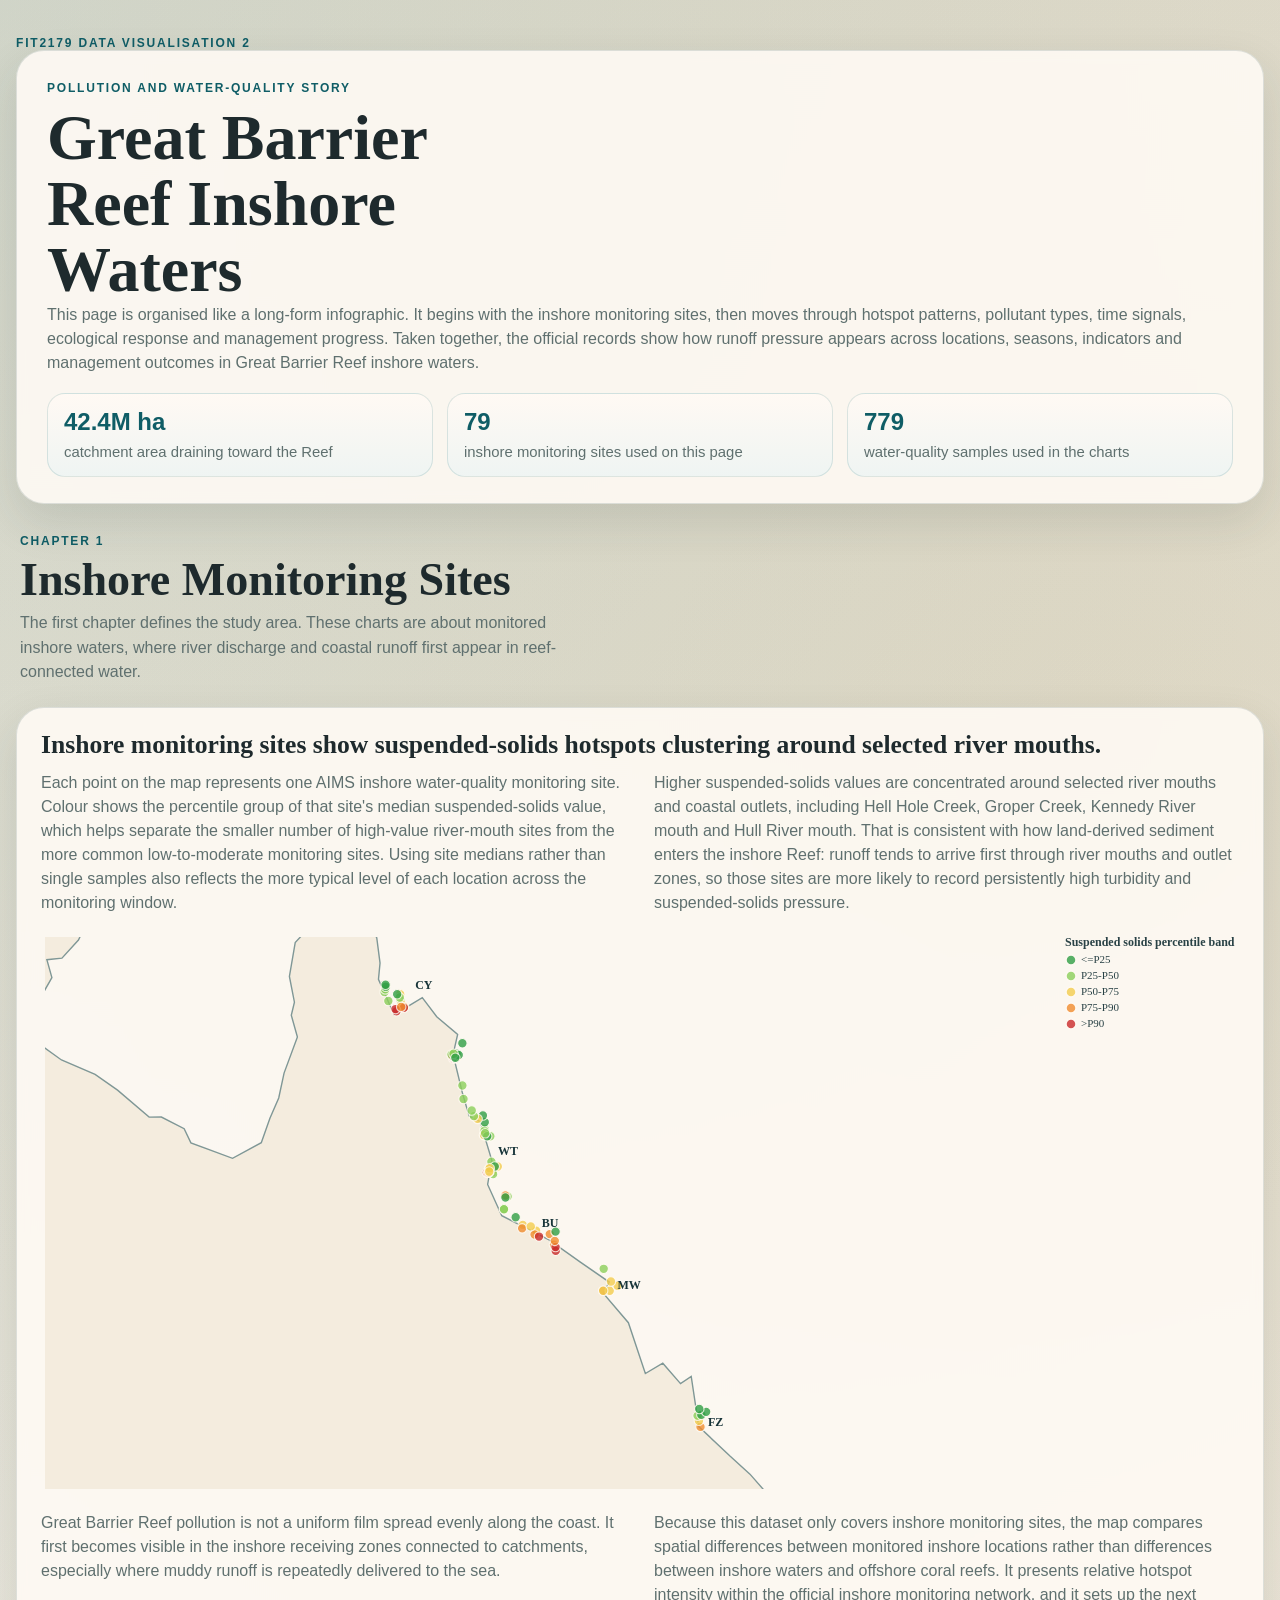
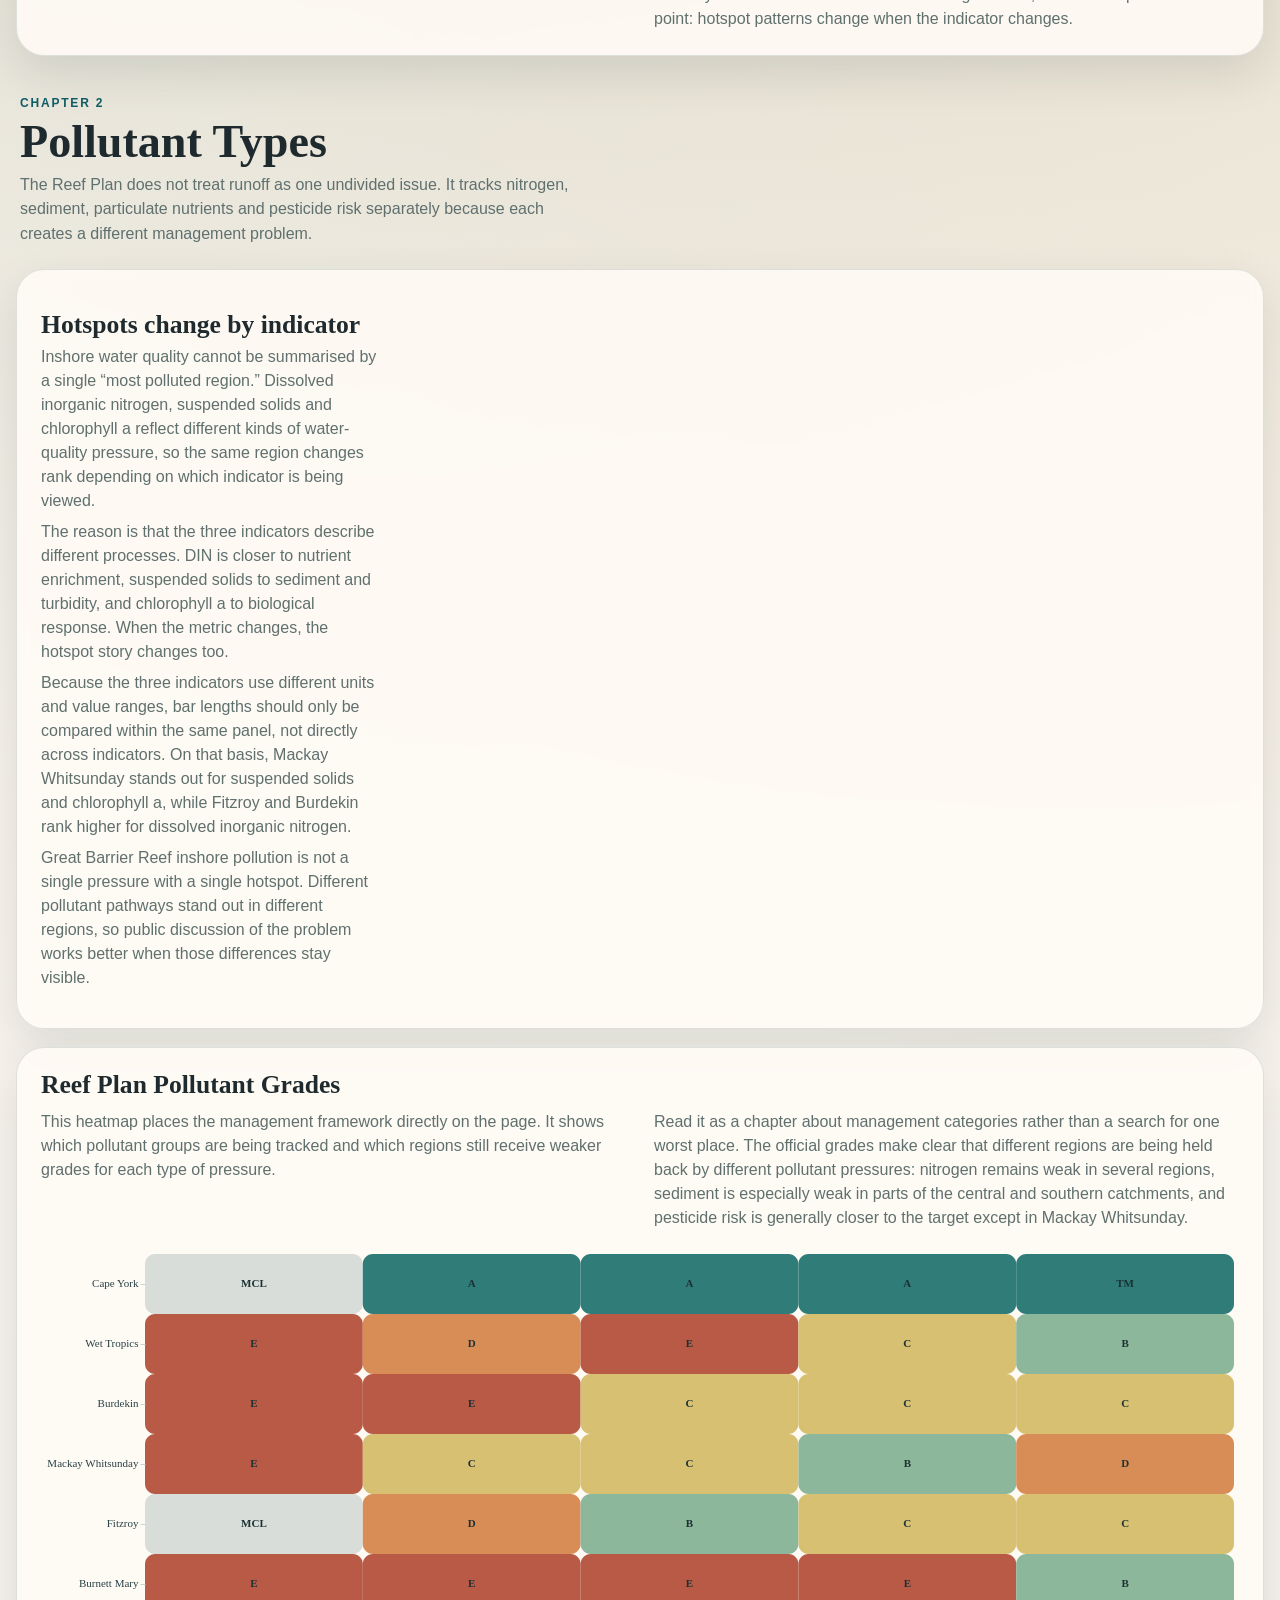
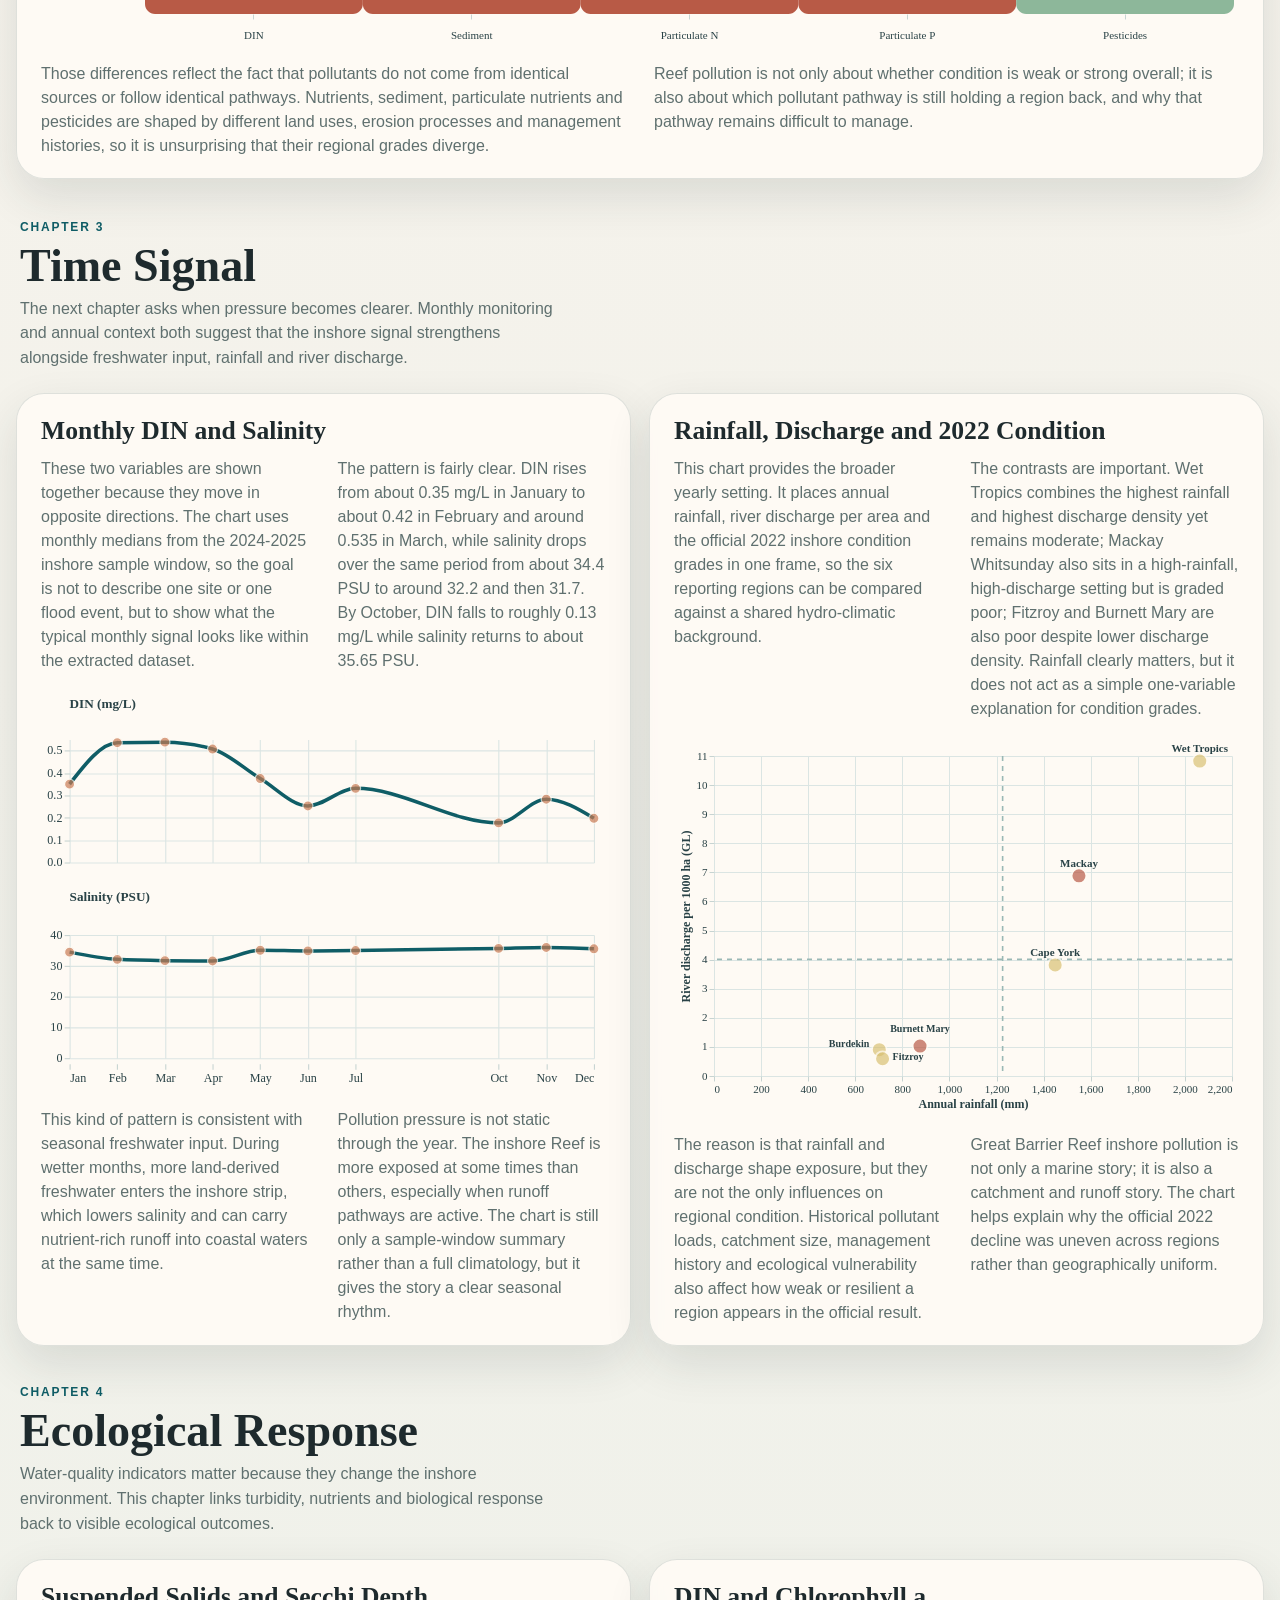
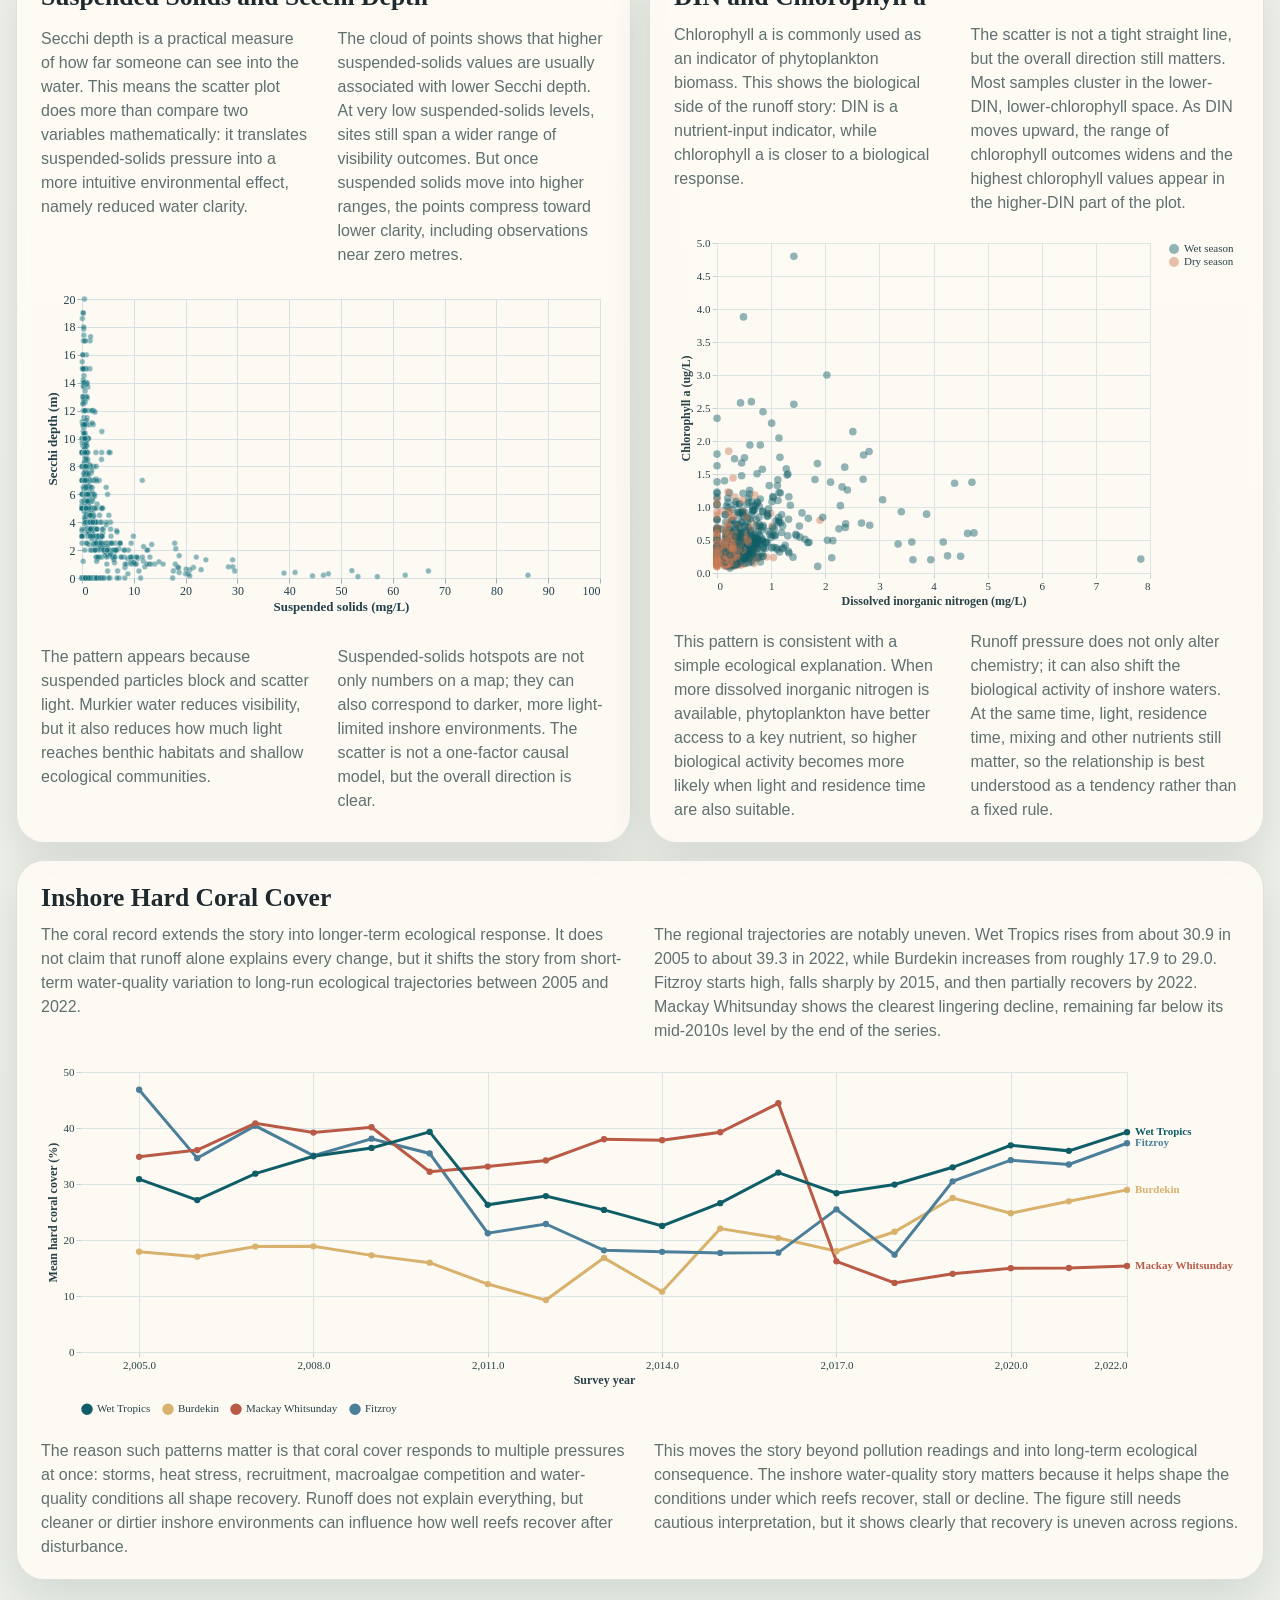
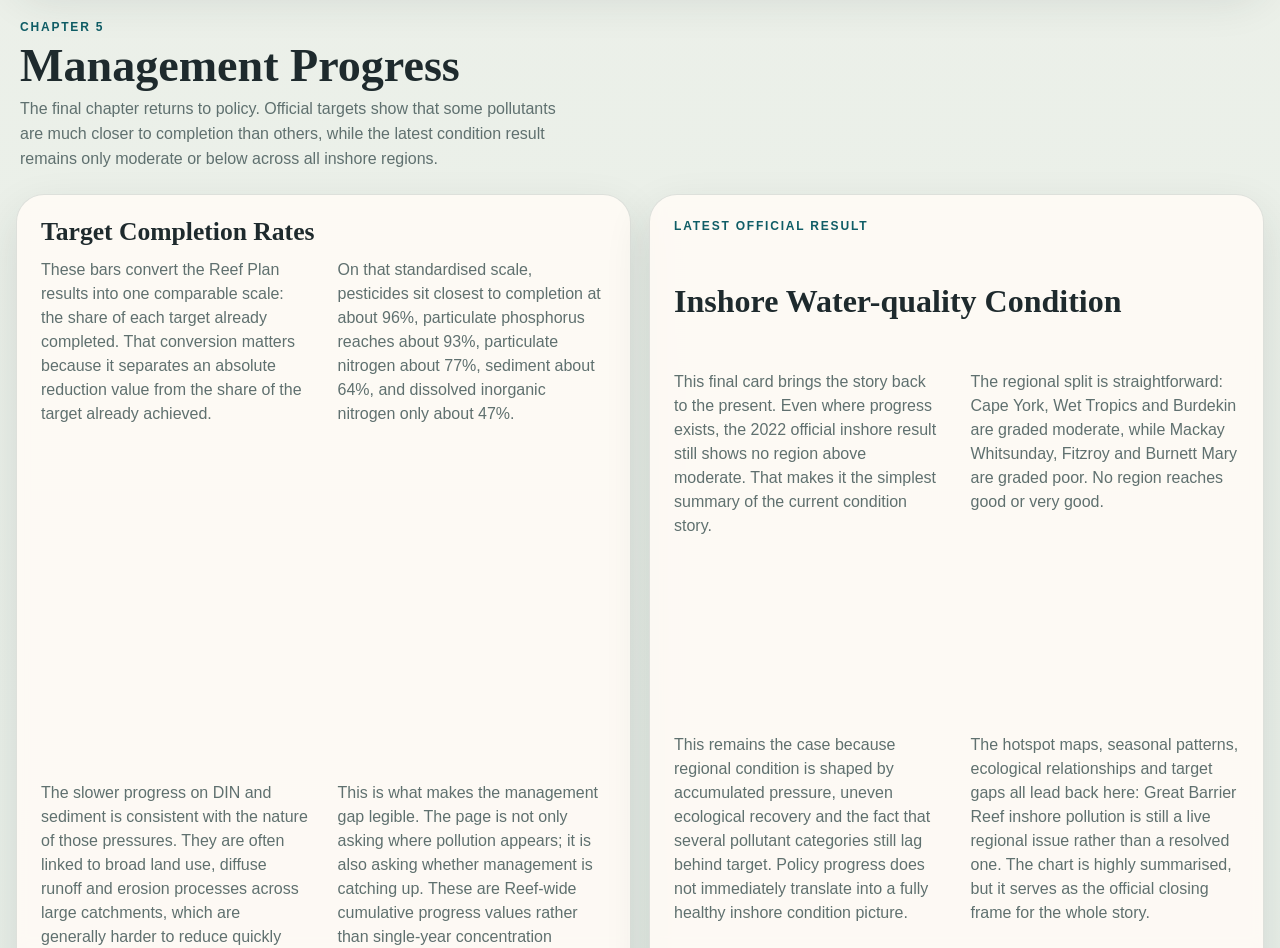
<file: index.html>
﻿<!DOCTYPE html>
<html lang="en">
  <head>
    <meta charset="UTF-8" />
    <meta name="viewport" content="width=device-width, initial-scale=1.0" />
    <title>Great Barrier Reef Inshore Pollution and Water-quality Change</title>
    <meta
      name="description"
      content="A chapter-based story about pollution pressure in Great Barrier Reef inshore waters, using official AIMS monitoring and Reef Plan reporting."
    />
    <link rel="stylesheet" href="./styles.css?v=20260601a" />
  </head>
  <body>
    <div class="page-shell">
      <header class="masthead">
        <p class="eyebrow">FIT2179 Data Visualisation 2</p>
        <div class="masthead-grid">
          <div class="masthead-copy">
            <p class="kicker">Pollution and Water-quality Story</p>
            <h1>Great Barrier Reef Inshore Waters</h1>
            <p class="lede">
              This page is organised like a long-form infographic. It begins with the inshore
              monitoring sites, then moves through hotspot patterns, pollutant types, time
              signals, ecological response and management progress. Taken together, the official
              records show how runoff pressure appears across locations, seasons, indicators and
              management outcomes in Great Barrier Reef inshore waters.
            </p>
            <div class="stat-strip">
              <div class="stat-card">
                <strong>42.4M ha</strong>
                <span>catchment area draining toward the Reef</span>
              </div>
              <div class="stat-card">
                <strong>79</strong>
                <span>inshore monitoring sites used on this page</span>
              </div>
              <div class="stat-card">
                <strong>779</strong>
                <span>water-quality samples used in the charts</span>
              </div>
            </div>
          </div>
        </div>
      </header>

      <main class="story">
        <section class="story-section">
          <div class="section-heading">
            <span>Chapter 1</span>
            <h2>Inshore Monitoring Sites</h2>
            <p>
              The first chapter defines the study area. These charts are about monitored inshore
              waters, where river discharge and coastal runoff first appear in reef-connected
              water.
            </p>
          </div>

          <article class="panel panel--wide panel--chart-sandwich">
            <div class="panel-copy panel-copy--top">
              <h3>Inshore monitoring sites show suspended-solids hotspots clustering around selected river mouths.</h3>
              <p>
                Each point on the map represents one AIMS inshore water-quality monitoring site.
                Colour shows the percentile group of that site's median suspended-solids value,
                which helps separate the smaller number of high-value river-mouth sites from the
                more common low-to-moderate monitoring sites. Using site medians rather than
                single samples also reflects the more typical level of each location across the
                monitoring window.
              </p>
              <p>
                Higher suspended-solids values are concentrated around selected river mouths and
                coastal outlets, including Hell Hole Creek, Groper Creek, Kennedy River mouth and
                Hull River mouth. That is consistent with how land-derived sediment enters the
                inshore Reef: runoff tends to arrive first through river mouths and outlet zones,
                so those sites are more likely to record persistently high turbidity and
                suspended-solids pressure.
              </p>
            </div>
            <div class="vega-slot vega-slot--map" data-chart="02_hotspots_map"></div>
            <div class="panel-copy panel-copy--bottom">
              <p>
                Great Barrier Reef pollution is not a uniform film spread evenly along the coast.
                It first becomes visible in the
                inshore receiving zones connected to catchments, especially where muddy runoff is
                repeatedly delivered to the sea.
              </p>
              <p>
                Because this dataset only covers inshore monitoring sites, the map compares
                spatial differences between monitored inshore locations rather than differences
                between inshore waters and offshore coral reefs. It presents relative hotspot
                intensity within the official inshore monitoring network, and it sets up the next
                point: hotspot patterns change when the indicator changes.
              </p>
            </div>
          </article>

        </section>

        <section class="story-section">
          <div class="section-heading">
            <span>Chapter 2</span>
            <h2>Pollutant Types</h2>
            <p>
              The Reef Plan does not treat runoff as one undivided issue. It tracks nitrogen,
              sediment, particulate nutrients and pesticide risk separately because each creates a
              different management problem.
            </p>
          </div>

          <article class="panel panel--split panel--split-wide panel--indicator-story">
            <div class="panel-copy">
              <h3>Hotspots change by indicator</h3>
              <p>
                Inshore water quality cannot be summarised by a single “most polluted region.”
                Dissolved inorganic nitrogen, suspended solids and chlorophyll a reflect different
                kinds of water-quality pressure, so the same region changes rank depending on which
                indicator is being viewed.
              </p>
              <p>
                The reason is that the three indicators describe different processes. DIN is closer
                to nutrient enrichment, suspended solids to sediment and turbidity, and chlorophyll
                a to biological response. When the metric changes, the hotspot story changes too.
              </p>
              <p>
                Because the three indicators use different units and value ranges, bar lengths
                should only be compared within the same panel, not directly across indicators. On
                that basis, Mackay Whitsunday stands out for suspended solids and chlorophyll a,
                while Fitzroy and Burdekin rank higher for dissolved inorganic nitrogen.
              </p>
              <p>
                Great Barrier Reef inshore pollution is not a single pressure with a single
                hotspot. Different pollutant pathways stand out in different regions, so public
                discussion of the problem works better when those differences stay visible.
              </p>
            </div>
            <div class="vega-slot" data-chart="03_region_pollution_profiles"></div>
          </article>

          <article class="panel panel--chart-sandwich">
            <div class="panel-copy panel-copy--top">
              <h3>Reef Plan Pollutant Grades</h3>
              <p>
                This heatmap places the management framework directly on the page. It shows which
                pollutant groups are being tracked and which regions still receive weaker grades for
                each type of pressure.
              </p>
              <p>
                Read it as a chapter about management categories rather than a search for one worst
                place. The official grades make clear that different regions are being held back by
                different pollutant pressures: nitrogen remains weak in several regions, sediment is
                especially weak in parts of the central and southern catchments, and pesticide risk
                is generally closer to the target except in Mackay Whitsunday.
              </p>
            </div>
            <div class="vega-slot vega-slot--wide" data-chart="04_pollutant_grade_heatmap"></div>
            <div class="panel-copy panel-copy--bottom">
              <p>
                Those differences reflect the fact that pollutants do not come from identical
                sources or follow identical pathways. Nutrients, sediment, particulate nutrients and
                pesticides are shaped by different land uses, erosion processes and management
                histories, so it is unsurprising that their regional grades diverge.
              </p>
              <p>
                Reef pollution is not only about whether condition is weak or strong overall; it is also
                about which pollutant pathway is still holding a region back, and why that pathway
                remains difficult to manage.
              </p>
            </div>
          </article>
        </section>

        <section class="story-section">
          <div class="section-heading">
            <span>Chapter 3</span>
            <h2>Time Signal</h2>
            <p>
              The next chapter asks when pressure becomes clearer. Monthly monitoring and annual
              context both suggest that the inshore signal strengthens alongside freshwater input,
              rainfall and river discharge.
            </p>
          </div>

          <div class="panel-grid panel-grid--two">
            <article class="panel panel--chart-sandwich">
              <div class="panel-copy panel-copy--top">
                <h3>Monthly DIN and Salinity</h3>
                <p>
                  These two variables are shown together because they move in opposite directions.
                  The chart uses monthly medians from the 2024-2025 inshore sample window, so the
                  goal is not to describe one site or one flood event, but to show what the typical
                  monthly signal looks like within the extracted dataset.
                </p>
                <p>
                  The pattern is fairly clear. DIN rises from about 0.35 mg/L in January to about
                  0.42 in February and around 0.535 in March, while salinity drops over the same
                  period from about 34.4 PSU to around 32.2 and then 31.7. By October, DIN falls to
                  roughly 0.13 mg/L while salinity returns to about 35.65 PSU.
                </p>
              </div>
              <div class="vega-slot" data-chart="06_monthly_din_salinity"></div>
              <div class="panel-copy panel-copy--bottom">
                <p>
                  This kind of pattern is consistent with seasonal freshwater input. During wetter
                  months, more land-derived freshwater enters the inshore strip, which lowers salinity
                  and can carry nutrient-rich runoff into coastal waters at the same time.
                </p>
                <p>
                  Pollution pressure is not static through the year. The inshore Reef is more exposed
                  at some times than others, especially when runoff
                  pathways are active. The chart is still only a sample-window summary rather than a
                  full climatology, but it gives the story a clear seasonal rhythm.
                </p>
              </div>
            </article>

            <article class="panel panel--chart-sandwich">
              <div class="panel-copy panel-copy--top">
                <h3>Rainfall, Discharge and 2022 Condition</h3>
                <p>
                  This chart provides the broader yearly setting. It places annual rainfall, river
                  discharge per area and the official 2022 inshore condition grades in one frame, so
                  the six reporting regions can be compared against a shared hydro-climatic
                  background.
                </p>
                <p>
                  The contrasts are important. Wet Tropics combines the highest rainfall and highest
                  discharge density yet remains moderate; Mackay Whitsunday also sits in a high-rainfall,
                  high-discharge setting but is graded poor; Fitzroy and Burnett Mary are also poor
                  despite lower discharge density. Rainfall clearly matters, but it does not act as a
                  simple one-variable explanation for condition grades.
                </p>
              </div>
              <div class="vega-slot" data-chart="08_rainfall_context"></div>
              <div class="panel-copy panel-copy--bottom">
                <p>
                  The reason is that rainfall and discharge shape exposure, but they are not the only
                  influences on regional condition. Historical pollutant loads, catchment size,
                  management history and ecological vulnerability also affect how weak or resilient a
                  region appears in the official result.
                </p>
                <p>
                  Great Barrier Reef inshore pollution is not only a marine story; it is also a
                  catchment and runoff story. The
                  chart helps explain why the official 2022 decline was uneven across regions rather
                  than geographically uniform.
                </p>
              </div>
            </article>
          </div>
        </section>

        <section class="story-section">
          <div class="section-heading">
            <span>Chapter 4</span>
            <h2>Ecological Response</h2>
            <p>
              Water-quality indicators matter because they change the inshore environment. This
              chapter links turbidity, nutrients and biological response back to visible ecological
              outcomes.
            </p>
          </div>

          <div class="panel-grid panel-grid--two">
            <article class="panel panel--chart-sandwich">
              <div class="panel-copy panel-copy--top">
                <h3>Suspended Solids and Secchi Depth</h3>
                <p>
                  Secchi depth is a practical measure of how far someone can see into the water.
                  This means the scatter plot does more than compare two variables mathematically: it
                  translates suspended-solids pressure into a more intuitive environmental effect,
                  namely reduced water clarity.
                </p>
                <p>
                  The cloud of points shows that higher suspended-solids values are usually associated
                  with lower Secchi depth. At very low suspended-solids levels, sites still span a
                  wider range of visibility outcomes. But once suspended solids move into higher
                  ranges, the points compress toward lower clarity, including observations near zero
                  metres.
                </p>
              </div>
              <div class="vega-slot" data-chart="09_ss_secchi_scatter"></div>
              <div class="panel-copy panel-copy--bottom">
                <p>
                  The pattern appears because suspended particles block and scatter light. Murkier
                  water reduces visibility, but it also reduces how much light reaches benthic
                  habitats and shallow ecological communities.
                </p>
                <p>
                  Suspended-solids hotspots are not only numbers on a map; they can also correspond
                  to darker, more light-limited inshore
                  environments. The scatter is not a one-factor causal model, but the overall
                  direction is clear.
                </p>
              </div>
            </article>

            <article class="panel panel--chart-sandwich">
              <div class="panel-copy panel-copy--top">
                <h3>DIN and Chlorophyll a</h3>
                <p>
                  Chlorophyll a is commonly used as an indicator of phytoplankton biomass. This
                  shows the biological side of the runoff story: DIN is a nutrient-input
                  indicator, while chlorophyll a is closer to a biological response.
                </p>
                <p>
                  The scatter is not a tight straight line, but the overall direction still matters.
                  Most samples cluster in the lower-DIN, lower-chlorophyll space. As DIN moves
                  upward, the range of chlorophyll outcomes widens and the highest chlorophyll values
                  appear in the higher-DIN part of the plot.
                </p>
              </div>
              <div class="vega-slot" data-chart="10_din_chla_scatter"></div>
              <div class="panel-copy panel-copy--bottom">
                <p>
                  This pattern is consistent with a simple ecological explanation. When more dissolved
                  inorganic nitrogen is available, phytoplankton have better access to a key nutrient,
                  so higher biological activity becomes more likely when light and residence time are
                  also suitable.
                </p>
                <p>
                  Runoff pressure does not only alter chemistry; it can also shift the biological
                  activity of inshore waters. At the
                  same time, light, residence time, mixing and other nutrients still matter, so the
                  relationship is best understood as a tendency rather than a fixed rule.
                </p>
              </div>
            </article>
          </div>

          <article class="panel panel--chart-sandwich">
            <div class="panel-copy panel-copy--top">
              <h3>Inshore Hard Coral Cover</h3>
              <p>
                The coral record extends the story into longer-term ecological response. It does
                not claim that runoff alone explains every change, but it shifts the story from
                short-term water-quality variation to long-run ecological trajectories between 2005
                and 2022.
              </p>
              <p>
                The regional trajectories are notably uneven. Wet Tropics rises from about 30.9 in
                2005 to about 39.3 in 2022, while Burdekin increases from roughly 17.9 to 29.0.
                Fitzroy starts high, falls sharply by 2015, and then partially recovers by 2022.
                Mackay Whitsunday shows the clearest lingering decline, remaining far below its
                mid-2010s level by the end of the series.
              </p>
            </div>
            <div class="vega-slot vega-slot--wide" data-chart="11_coral_cover_trends"></div>
            <div class="panel-copy panel-copy--bottom">
              <p>
                The reason such patterns matter is that coral cover responds to multiple pressures
                at once: storms, heat stress, recruitment, macroalgae competition and water-quality
                conditions all shape recovery. Runoff does not explain everything, but cleaner or
                dirtier inshore environments can influence how well reefs recover after disturbance.
              </p>
              <p>
                This moves the story beyond pollution readings and into long-term ecological
                consequence. The inshore water-quality story matters because it helps shape the
                conditions under which reefs recover, stall or decline. The figure still needs
                cautious interpretation, but it shows clearly that recovery is uneven across
                regions.
              </p>
            </div>
          </article>
        </section>

        <section class="story-section">
          <div class="section-heading">
            <span>Chapter 5</span>
            <h2>Management Progress</h2>
            <p>
              The final chapter returns to policy. Official targets show that some pollutants are
              much closer to completion than others, while the latest condition result remains only
              moderate or below across all inshore regions.
            </p>
          </div>

          <div class="panel-grid panel-grid--two">
            <article class="panel panel--chart-sandwich">
              <div class="panel-copy panel-copy--top">
                <h3>Target Completion Rates</h3>
                <p>
                  These bars convert the Reef Plan results into one comparable scale: the share of
                  each target already completed. That conversion matters because it separates an
                  absolute reduction value from the share of the target already achieved.
                </p>
                <p>
                  On that standardised scale, pesticides sit closest to completion at about 96%,
                  particulate phosphorus reaches about 93%, particulate nitrogen about 77%, sediment
                  about 64%, and dissolved inorganic nitrogen only about 47%.
                </p>
              </div>
              <div class="vega-slot" data-chart="12_target_gap_bars"></div>
              <div class="panel-copy panel-copy--bottom">
                <p>
                  The slower progress on DIN and sediment is consistent with the nature of those
                  pressures. They are often linked to broad land use, diffuse runoff and erosion
                  processes across large catchments, which are generally harder to reduce quickly than
                  more targeted management issues.
                </p>
                <p>
                  This is what makes the management gap legible. The page is not only asking where
                  pollution appears; it is also asking whether management is catching up. These are
                  Reef-wide cumulative progress values rather than single-year concentration readings,
                  so they show the policy position reached by June 2022 before the next chart returns
                  to the latest official inshore condition outcome.
                </p>
              </div>
            </article>

            <article class="panel panel--chart-sandwich">
              <div class="panel-copy panel-copy--top">
                <span class="section-tag">Latest official result</span>
                <h2>Inshore Water-quality Condition</h2>
                <p>
                  This final card brings the story back to the present. Even where progress exists,
                  the 2022 official inshore result still shows no region above moderate. That makes
                  it the simplest summary of the current condition story.
                </p>
                <p>
                  The regional split is straightforward: Cape York, Wet Tropics and Burdekin are
                  graded moderate, while Mackay Whitsunday, Fitzroy and Burnett Mary are graded
                  poor. No region reaches good or very good.
                </p>
              </div>
              <div class="vega-slot" data-chart="01_condition_track"></div>
              <div class="panel-copy panel-copy--bottom">
                <p>
                  This remains the case because regional condition is shaped by accumulated pressure,
                  uneven ecological recovery and the fact that several pollutant categories still
                  lag behind target. Policy progress does not immediately translate into a fully
                  healthy inshore condition picture.
                </p>
                <p>
                  The hotspot maps, seasonal patterns, ecological relationships and target gaps all
                  lead back here:
                  Great Barrier Reef inshore pollution is still a live regional issue rather than a
                  resolved one. The chart is highly summarised, but it serves as the official
                  closing frame for the whole story.
                </p>
              </div>
            </article>
          </div>
        </section>

      </main>
    </div>

    <script src="./vendor/vega.min.js"></script>
    <script src="./vendor/vega-lite.min.js"></script>
    <script src="./vendor/vega-embed.min.js"></script>
    <script src="./app.js?v=20260531g"></script>
  </body>
</html>
</file>
<file: styles.css>
:root {
  --bg: #f5f0e7;
  --paper: rgba(255, 251, 245, 0.88);
  --paper-strong: #fffaf2;
  --ink: #1e2a2d;
  --muted: #5f706f;
  --line: rgba(28, 71, 76, 0.14);
  --teal: #0f5d66;
  --teal-soft: #2d7c78;
  --sand: #c9a86a;
  --rust: #b55a46;
  --olive: #6e7f45;
  --shadow: 0 18px 45px rgba(32, 47, 51, 0.12);
}

* {
  box-sizing: border-box;
}

html {
  scroll-behavior: smooth;
}

p {
  margin: 0;
}

body {
  margin: 0;
  min-width: 320px;
  color: var(--ink);
  font-family: "Trebuchet MS", "Segoe UI", sans-serif;
  background:
    radial-gradient(circle at top left, rgba(34, 122, 127, 0.14), transparent 32%),
    radial-gradient(circle at 85% 10%, rgba(201, 168, 106, 0.2), transparent 28%),
    linear-gradient(180deg, #efe7db 0%, #f7f3ec 34%, #e8efe8 100%);
}

a {
  color: var(--teal);
}

.page-shell {
  width: min(1320px, calc(100% - 32px));
  margin: 0 auto;
  padding: 28px 0 48px;
}

.file-protocol-notice {
  margin-bottom: 18px;
  padding: 18px 20px;
  border-radius: 22px;
  background: rgba(184, 90, 70, 0.1);
  border: 1px solid rgba(184, 90, 70, 0.28);
  color: #5f2a20;
  box-shadow: var(--shadow);
}

.file-protocol-notice strong {
  display: block;
  margin-bottom: 6px;
  font-size: 1rem;
}

.file-protocol-notice p {
  margin: 6px 0 0;
  line-height: 1.45;
}

.masthead {
  padding: 8px 0 24px;
}

.eyebrow,
.kicker,
.section-tag,
.section-heading span {
  text-transform: uppercase;
  letter-spacing: 0.15em;
  font-size: 0.75rem;
  font-weight: 800;
  color: var(--teal);
}

.masthead-grid {
  display: grid;
  grid-template-columns: minmax(0, 1fr);
  gap: 24px;
  align-items: stretch;
}

.masthead-copy,
.panel,
.meta-card {
  background: var(--paper);
  border: 1px solid var(--line);
  box-shadow: var(--shadow);
  backdrop-filter: blur(6px);
}

.masthead-copy {
  border-radius: 28px;
  padding: 30px 30px 26px;
}

.language-switch {
  display: inline-flex;
  align-items: center;
  gap: 10px;
  margin-bottom: 14px;
  padding: 8px 10px;
  border-radius: 999px;
  background: rgba(255, 250, 244, 0.9);
  border: 1px solid rgba(15, 93, 102, 0.16);
}

.language-link {
  display: inline-flex;
  align-items: center;
  justify-content: center;
  min-height: 34px;
  padding: 0 14px;
  border-radius: 999px;
  color: var(--teal);
  text-decoration: none;
  font-size: 0.92rem;
  font-weight: 700;
}

.language-link:hover {
  background: rgba(15, 93, 102, 0.08);
}

.language-link.is-active {
  background: var(--teal);
  color: #fffaf2;
}

.masthead-copy h1,
.section-heading h2,
.panel-copy h2,
.panel-copy h3,
.closing-copy h2 {
  margin: 0;
  font-family: Georgia, "Times New Roman", serif;
  line-height: 1.03;
}

.masthead-copy h1 {
  margin-top: 10px;
  font-size: clamp(2.7rem, 5vw, 4.8rem);
  max-width: 12ch;
}

.masthead-copy .lede + .lede {
  margin-top: 10px;
}

.masthead-copy .lede + .stat-strip {
  margin-top: 18px;
}

.lede,
.panel-copy p,
.closing-copy p,
.meta-card p {
  line-height: 1.5;
  color: var(--muted);
  font-size: 1rem;
}

.source-line {
  font-size: 0.95rem;
}

.stat-strip {
  display: grid;
  grid-template-columns: repeat(3, minmax(0, 1fr));
  gap: 14px;
  margin-top: 22px;
}

.stat-card {
  padding: 14px 16px;
  border-radius: 18px;
  background: linear-gradient(180deg, rgba(255, 250, 244, 0.94), rgba(238, 245, 243, 0.94));
  border: 1px solid rgba(15, 93, 102, 0.14);
}

.stat-card strong {
  display: block;
  font-size: 1.5rem;
  color: var(--teal);
}

.stat-card span {
  display: block;
  margin-top: 6px;
  color: var(--muted);
  line-height: 1.35;
  font-size: 0.93rem;
}

.story {
  display: flex;
  flex-direction: column;
  gap: 34px;
}

.story-section {
  display: flex;
  flex-direction: column;
  gap: 18px;
}

.section-heading {
  display: grid;
  gap: 8px;
  padding: 6px 4px 4px;
}

.section-heading h2 {
  font-size: clamp(2.1rem, 3.6vw, 3.4rem);
  max-width: none;
  line-height: 1.02;
}

.section-heading p {
  margin: 0;
  max-width: 62ch;
  color: var(--muted);
  font-size: clamp(1rem, 1.2vw, 1.08rem);
  line-height: 1.55;
}

.panel {
  border-radius: 28px;
  padding: 24px 24px 20px;
}

.panel--split {
  display: grid;
  grid-template-columns: minmax(280px, 0.78fr) minmax(0, 1.22fr);
  gap: 24px 30px;
  align-items: start;
}

.panel--split-wide {
  grid-template-columns: minmax(280px, 0.72fr) minmax(0, 1.28fr);
}

.panel--indicator-story {
  align-items: stretch;
}

.panel--indicator-story > .panel-copy {
  align-content: center;
  padding-block: 18px;
}

.panel--heatmap-story {
  display: grid;
  grid-template-columns: minmax(0, 1.18fr) minmax(260px, 0.82fr);
  grid-template-areas:
    "lead lead"
    "chart aside";
  gap: 20px 28px;
  align-items: start;
}

.panel--heatmap-story .panel-copy--lead {
  grid-area: lead;
  max-width: 78ch;
}

.panel--heatmap-story .panel-copy--aside {
  grid-area: aside;
  align-content: start;
}

.panel--heatmap-story .panel-copy--aside p {
  max-width: none;
}

.panel--heatmap-story > [data-chart="04_pollutant_grade_heatmap"] {
  grid-area: chart;
  margin-top: 0;
  min-height: 0;
}

.panel--heatmap-story > [data-chart="04_pollutant_grade_heatmap"] .vega-embed {
  width: 100%;
}

.panel--heatmap-story > [data-chart="04_pollutant_grade_heatmap"] svg {
  display: block;
  width: 100%;
  height: auto;
}

.panel--chart-sandwich {
  display: grid;
  gap: 18px;
}

.panel--chart-sandwich .panel-copy--top,
.panel--chart-sandwich .panel-copy--bottom {
  display: grid;
  grid-template-columns: repeat(2, minmax(0, 1fr));
  gap: 12px 28px;
  align-items: start;
}

.panel--chart-sandwich .panel-copy--top > h2,
.panel--chart-sandwich .panel-copy--top > h3,
.panel--chart-sandwich .panel-copy--top > .section-tag,
.panel--chart-sandwich .panel-copy--bottom .source-line {
  grid-column: 1 / -1;
}

.panel--chart-sandwich .panel-copy--top p,
.panel--chart-sandwich .panel-copy--bottom p {
  max-width: none;
}

.panel--chart-sandwich > .vega-slot,
.panel--chart-sandwich > .vega-slot--wide,
.panel--chart-sandwich > .vega-slot--map {
  margin-top: 0;
  min-height: 0;
  align-self: stretch;
}

.panel--chart-sandwich > .vega-slot .vega-embed,
.panel--chart-sandwich > .vega-slot--wide .vega-embed,
.panel--chart-sandwich > .vega-slot--map .vega-embed {
  width: 100%;
}

.panel--chart-sandwich > .vega-slot svg,
.panel--chart-sandwich > .vega-slot--wide svg,
.panel--chart-sandwich > .vega-slot--map svg {
  display: block;
  width: 100%;
  height: auto;
}

.panel--hero {
  display: flex;
  flex-direction: column;
  justify-content: space-between;
}

.panel--wide {
  padding-bottom: 24px;
}

.panel-head {
  display: flex;
  justify-content: space-between;
  align-items: flex-start;
  gap: 16px;
}

.panel-copy {
  display: grid;
  gap: 7px;
}

.panel-copy h2 {
  font-size: clamp(1.6rem, 2.5vw, 2.4rem);
}

.panel-copy h3 {
  font-size: clamp(1.28rem, 2vw, 1.8rem);
}

.panel--split > .panel-copy {
  align-content: start;
}

.panel--split > .panel-copy p {
  max-width: 38ch;
}

.panel--split > .vega-slot,
.panel--split > .vega-slot--wide,
.panel--split > .vega-slot--map {
  margin-top: 0;
  align-self: stretch;
}

.panel--split > .vega-slot .vega-embed,
.panel--split > .vega-slot--wide .vega-embed,
.panel--split > .vega-slot--map .vega-embed {
  width: 100%;
}

.panel--split > .vega-slot svg,
.panel--split > .vega-slot--wide svg,
.panel--split > .vega-slot--map svg {
  display: block;
  width: 100%;
  height: auto;
}

.panel--split > [data-chart="03_region_pollution_profiles"] {
  margin-top: 44px;
}

.panel--centered-content {
  display: grid;
  justify-items: center;
}

.panel--centered-content > .panel-copy,
.panel--centered-content > .vega-slot,
.panel--centered-content > .vega-slot--wide {
  width: min(100%, 1220px);
  margin-inline: auto;
}

.panel--centered-content .panel-copy {
  justify-items: center;
  text-align: center;
  max-width: 1220px;
  margin-inline: auto;
}

.panel--centered-content .panel-copy h3,
.panel--centered-content .panel-copy p {
  max-width: 48ch;
}

.panel--centered-content .source-line {
  max-width: none;
}

.panel--centered-content .vega-slot,
.panel--centered-content .vega-slot--wide {
  display: flex;
  justify-content: center;
}

.legend-note {
  display: grid;
  gap: 10px;
  min-width: 250px;
}

.legend-chip {
  display: inline-flex;
  align-items: center;
  gap: 10px;
  padding: 10px 12px;
  border-radius: 999px;
  background: rgba(255, 250, 242, 0.92);
  border: 1px solid rgba(15, 93, 102, 0.12);
  color: var(--muted);
  font-size: 0.88rem;
}

.legend-chip::before {
  content: "";
  width: 14px;
  height: 14px;
  border-radius: 50%;
  flex: 0 0 auto;
}

.legend-chip--size::before {
  background: radial-gradient(circle at center, rgba(181, 90, 70, 0.9) 0 35%, rgba(181, 90, 70, 0.15) 36% 100%);
}

.legend-chip--color::before {
  background: linear-gradient(180deg, #d4ede8 0%, #0f5d66 100%);
}

.panel-grid {
  display: grid;
  gap: 18px;
}

.panel-stack {
  display: grid;
  gap: 18px;
}

.panel-grid--two {
  grid-template-columns: repeat(2, minmax(0, 1fr));
}

.vega-slot {
  min-height: 220px;
  margin-top: 16px;
}

.vega-slot--wide,
.vega-slot--map {
  min-height: 320px;
}

.vega-slot--wide .vega-embed {
  width: fit-content;
  max-width: 100%;
  margin-inline: auto;
}

.vega-slot--wide svg {
  display: block;
  margin-inline: auto;
}

.chart-host {
  width: 100%;
}

.chart-status {
  display: grid;
  place-items: center;
  min-height: 180px;
  border-radius: 18px;
  color: var(--muted);
  background: rgba(247, 243, 236, 0.7);
  border: 1px dashed rgba(15, 93, 102, 0.2);
}

.chart-status--error {
  color: #7f2f20;
  background: rgba(255, 241, 236, 0.86);
  border-color: rgba(181, 90, 70, 0.3);
}

.closing-band {
  display: grid;
  grid-template-columns: minmax(0, 1.2fr) minmax(320px, 0.8fr);
  gap: 20px;
  padding-top: 6px;
}

.closing-copy {
  padding: 28px 30px;
  border-radius: 28px;
  background: linear-gradient(180deg, rgba(12, 79, 87, 0.96), rgba(34, 96, 90, 0.96));
  color: #f7f1e7;
  box-shadow: var(--shadow);
}

.closing-copy p,
.closing-copy .section-tag,
.closing-copy h2 {
  color: #f7f1e7;
}

.closing-copy h2 {
  margin-top: 10px;
  font-size: clamp(2rem, 3vw, 3.2rem);
  max-width: 16ch;
}

.meta-grid {
  display: grid;
  gap: 16px;
}

.meta-card {
  border-radius: 24px;
  padding: 22px;
}

.meta-card h3 {
  margin: 0 0 10px;
  font-family: Georgia, "Times New Roman", serif;
  font-size: 1.35rem;
}

@media (max-width: 1120px) {
  .masthead-grid,
  .closing-band,
  .panel-grid--two {
    grid-template-columns: 1fr;
  }

  .panel--split,
  .panel--split-wide,
  .panel--heatmap-story {
    grid-template-columns: 1fr;
  }

  .panel--indicator-story > .panel-copy {
    align-content: start;
    padding-block: 0;
  }

  .panel--heatmap-story {
    grid-template-areas:
      "lead"
      "chart"
      "aside";
  }

  .panel--chart-sandwich .panel-copy--top,
  .panel--chart-sandwich .panel-copy--bottom {
    grid-template-columns: 1fr;
  }

  .panel--split > .vega-slot,
  .panel--split > .vega-slot--wide,
  .panel--split > .vega-slot--map {
    margin-top: 16px;
  }

  .panel--heatmap-story > [data-chart="04_pollutant_grade_heatmap"] {
    margin-top: 8px;
  }

  .section-heading h2,
  .closing-copy h2 {
    max-width: none;
  }
}

@media (max-width: 760px) {
  .page-shell {
    width: min(100% - 20px, 1320px);
    padding-top: 18px;
  }

  .masthead-copy,
  .panel,
  .closing-copy,
  .meta-card {
    border-radius: 22px;
  }

  .masthead-copy,
  .panel,
  .closing-copy {
    padding-left: 18px;
    padding-right: 18px;
  }

  .stat-strip {
    grid-template-columns: 1fr;
  }

  .panel-head {
    flex-direction: column;
  }

  .legend-note {
    min-width: 0;
  }

  .vega-slot,
  .vega-slot--wide,
  .vega-slot--map {
    min-height: 220px;
  }
}
</file>
